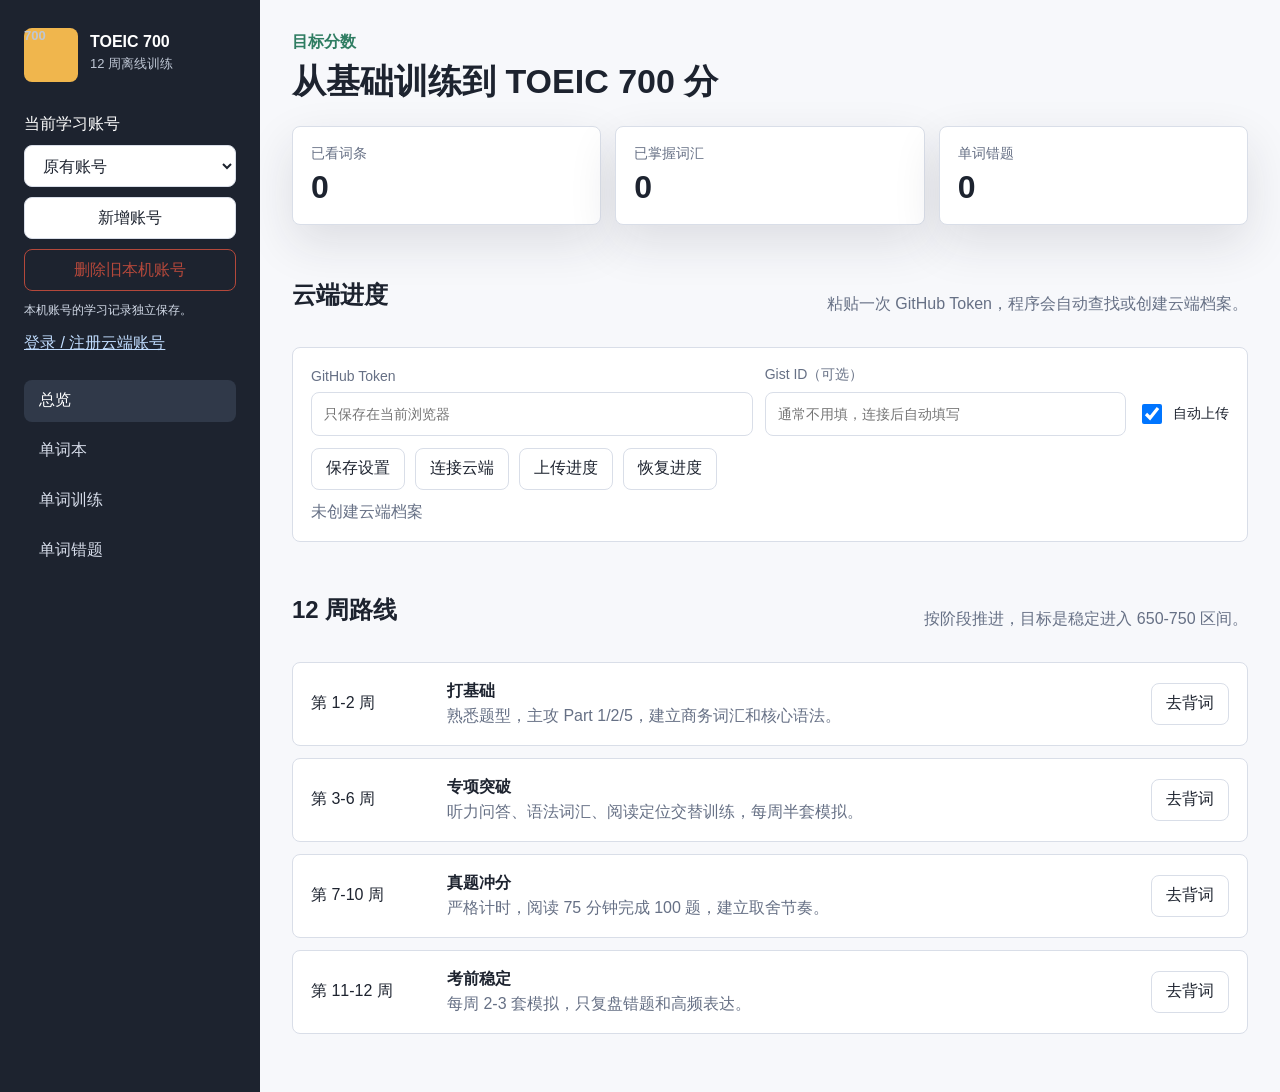
<file: index.html>
<!doctype html>
<html lang="zh-CN">
  <head>
    <meta charset="utf-8" />
    <meta name="viewport" content="width=device-width, initial-scale=1" />
    <title>TOEIC 700 离线训练程序</title>
    <link rel="stylesheet" href="./styles.css?v=cloud-v1" />
  </head>
  <body>
    <aside class="sidebar">
      <div class="brand">
        <span class="brand-mark">700</span>
        <div>
          <strong>TOEIC 700</strong>
          <span>12 周离线训练</span>
        </div>
      </div>
      <section class="account-panel" aria-label="学习账号">
        <label for="account-select">当前学习账号</label>
        <select id="account-select" aria-label="切换账号"></select>
        <button id="add-account" type="button">新增账号</button>
        <button id="delete-local-accounts" type="button" class="danger-button">删除旧本机账号</button>
        <p>本机账号的学习记录独立保存。</p>
        <a id="login-cloud-account" href="./account.html">登录 / 注册云端账号</a>
        <p id="account-status" role="status"></p>
      </section>
      <nav class="tabs" aria-label="主导航">
        <button class="tab active" data-tab="dashboard">总览</button>
        <button class="tab" data-tab="wordbook">单词本</button>
        <button class="tab" data-tab="vocab">单词训练</button>
        <button class="tab" data-tab="word-mistakes">单词错题</button>
      </nav>
    </aside>

    <main class="app">
      <section class="panel active" id="dashboard">
        <header class="page-head">
          <div>
            <p class="eyebrow">目标分数</p>
            <h1>从基础训练到 TOEIC 700 分</h1>
          </div>
        </header>

        <div class="metrics">
          <article>
            <span>已看词条</span>
            <strong id="seen-count">0</strong>
          </article>
          <article>
            <span>已掌握词汇</span>
            <strong id="known-count">0</strong>
          </article>
          <article>
            <span>单词错题</span>
            <strong id="word-mistake-dashboard-count">0</strong>
          </article>
        </div>

        <section class="band" id="cloud-account-tools" hidden>
          <div class="section-title"><h2>账号自动同步</h2><p id="auto-sync-status" role="status">正在连接云端…</p></div>
          <div class="cloud-actions"><button id="sync-now" type="button">立即同步</button><button id="cloud-signout" type="button">退出云端账号</button></div>
          <details><summary>导入这台设备的旧学习记录</summary>
            <p>选择本机账号，将它的学习进度合并到当前云端账号。原记录会保留。</p>
            <select id="import-local-account" aria-label="要导入的本机账号"></select>
            <button id="import-local-progress" type="button">导入学习记录</button>
          </details>
        </section>
        <section class="band cloud-sync">
          <div class="section-title">
            <h2>云端进度</h2>
            <p>粘贴一次 GitHub Token，程序会自动查找或创建云端档案。</p>
          </div>
          <div class="cloud-sync-card">
            <label>
              GitHub Token
              <input id="cloud-token" type="password" autocomplete="off" placeholder="只保存在当前浏览器" />
            </label>
            <label>
              Gist ID（可选）
              <input id="cloud-gist-id" type="text" autocomplete="off" placeholder="通常不用填，连接后自动填写" />
            </label>
            <label class="check-row">
              <input id="cloud-auto" type="checkbox" />
              自动上传
            </label>
            <div class="cloud-actions">
              <button id="save-cloud-sync" type="button">保存设置</button>
              <button id="create-cloud-save" type="button">连接云端</button>
              <button id="upload-cloud-save" type="button">上传进度</button>
              <button id="download-cloud-save" type="button">恢复进度</button>
            </div>
            <p class="cloud-status" id="cloud-status">未连接云端</p>
          </div>
        </section>

        <section class="band">
          <div class="section-title">
            <h2>12 周路线</h2>
            <p>按阶段推进，目标是稳定进入 650-750 区间。</p>
          </div>
          <div class="timeline" id="timeline"></div>
        </section>
      </section>

      <section class="panel" id="wordbook">
        <header class="page-head">
          <div>
            <p class="eyebrow">词汇浏览</p>
            <h1>单词本</h1>
          </div>
          <div class="actions">
            <input id="wordbook-search" class="wordbook-search" type="search" aria-label="单词检索" placeholder="检索单词/中文/例句">
            <select id="wordbook-filter" aria-label="单词本分类">
              <option value="all">全部</option>
              <option value="apparel">服装·泳衣制造</option>
              <option value="word">只看单词</option>
              <option value="phrase">只看短语</option>
              <option value="grammar">固定搭配</option>
              <option value="office">办公室</option>
              <option value="meeting">会议</option>
              <option value="finance">财务</option>
              <option value="travel">差旅</option>
              <option value="hiring">招聘</option>
              <option value="logistics">物流</option>
              <option value="photo">照片词库</option>
            </select>
            <button id="prev-wordbook">上一条</button>
            <button id="refresh-wordbook">下一条</button>
            <button id="speak-wordbook">朗读</button>
            <button id="return-wordbook-last">回到上次</button>
          </div>
        </header>
        <div class="wordbook-summary">
          <strong id="wordbook-count">0</strong>
          <span>条词汇和短语</span>
        </div>
        <div class="flashcard wordbook-card" id="wordbook-card">
          <span id="wordbook-tag">Business</span>
          <p class="wordbook-sequence" id="wordbook-sequence">序号 1 / 1</p>
          <p class="word-mode-label" id="wordbook-kind">单词</p>
          <h2 id="wordbook-word">invoice</h2>
          <p class="wordbook-pos" id="wordbook-pos">词性：名词</p>
          <p id="wordbook-meaning">发票</p>
          <blockquote id="wordbook-example">Please send the invoice by Friday.</blockquote>
          <p class="token-translation" id="wordbook-token-translation">点击例句中的单词查看翻译</p>
          <p class="translation" id="wordbook-translation">请在周五前发送发票。</p>
          <div class="word-meta">
            <strong id="wordbook-phrase">send an invoice</strong>
            <span id="wordbook-note">TOEIC 常见搭配。</span>
          </div>
        </div>
      </section>

      <section class="panel" id="vocab">
        <header class="page-head">
          <div>
            <p class="eyebrow">高频商务词</p>
            <h1>单词训练</h1>
          </div>
          <div class="actions">
            <select id="vocab-filter" aria-label="词汇分类">
              <option value="all">全部场景</option>
              <option value="apparel">服装·泳衣制造</option>
              <option value="highfreq">1000+ 高频词库</option>
              <option value="office">办公室</option>
              <option value="meeting">会议</option>
              <option value="finance">财务</option>
              <option value="travel">差旅</option>
              <option value="hiring">招聘</option>
              <option value="logistics">物流</option>
              <option value="grammar">固定搭配</option>
              <option value="photo">照片词库</option>
              <option value="wordMistakes">不熟词复习</option>
              <option value="gold">我的金フレ词库</option>
            </select>
            <select id="word-training-mode" aria-label="训练模式">
              <option value="enToCn">英文选中文</option>
              <option value="cnToEn">中文选英文</option>
            </select>
            <select id="word-training-kind" aria-label="训练对象">
              <option value="allKinds">全部</option>
              <option value="word">单词</option>
              <option value="phrase">短语</option>
              <option value="grammar">固定搭配</option>
            </select>
            <button id="random-vocab">打乱题序</button>
            <button id="speak-vocab">朗读</button>
          </div>
        </header>
        <div class="flashcard training-card" id="flashcard">
          <div class="training-content">
            <span id="vocab-tag">Business</span>
            <p class="vocab-sequence" id="vocab-sequence">题号 1 / 1</p>
            <p class="word-mode-label" id="word-question-type">英文选中文</p>
            <h2 id="vocab-word">invoice</h2>
            <p id="vocab-meaning">选择正确答案</p>
            <div class="word-choice-grid" id="word-options"></div>
            <div class="feedback" id="word-feedback"></div>
          </div>
          <button class="training-next-zone" id="training-next-zone" aria-label="下一题">下一题</button>
        </div>
        <div class="word-stats">
          <article>
            <span>当前词库</span>
            <strong id="current-word-count">0</strong>
          </article>
          <article>
            <span>已掌握</span>
            <strong id="word-known-count">0</strong>
          </article>
          <article>
            <span>不熟单词</span>
            <strong id="word-unknown-count">0</strong>
          </article>
        </div>
      </section>

      <section class="panel" id="word-mistakes">
        <header class="page-head">
          <div>
            <p class="eyebrow">单词复盘</p>
            <h1>单词错题本</h1>
          </div>
          <div class="actions">
            <button id="practice-word-mistakes">只练不熟词</button>
            <button id="clear-word-mistakes">清空单词错题</button>
          </div>
        </header>
        <div class="mistakes" id="word-mistake-list"></div>
      </section>
    </main>

    <script src="./supabase-config.js?v=cloud-v1"></script>
    <script src="./supabase-client-vendor.js?v=2.102.0"></script>
    <script src="./cloud-client.js?v=cloud-v1"></script>
    <script src="./cloud-sync-core.js?v=cloud-v1"></script>
    <script src="./accounts.js?v=cloud-v1"></script>
    <script src="./apparel-vocab.js?v=cloud-v3"></script>
    <script src="./app.js?v=cloud-v3"></script>
    <script src="./cloud-session.js?v=cloud-v1"></script>
  </body>
</html>
</file>
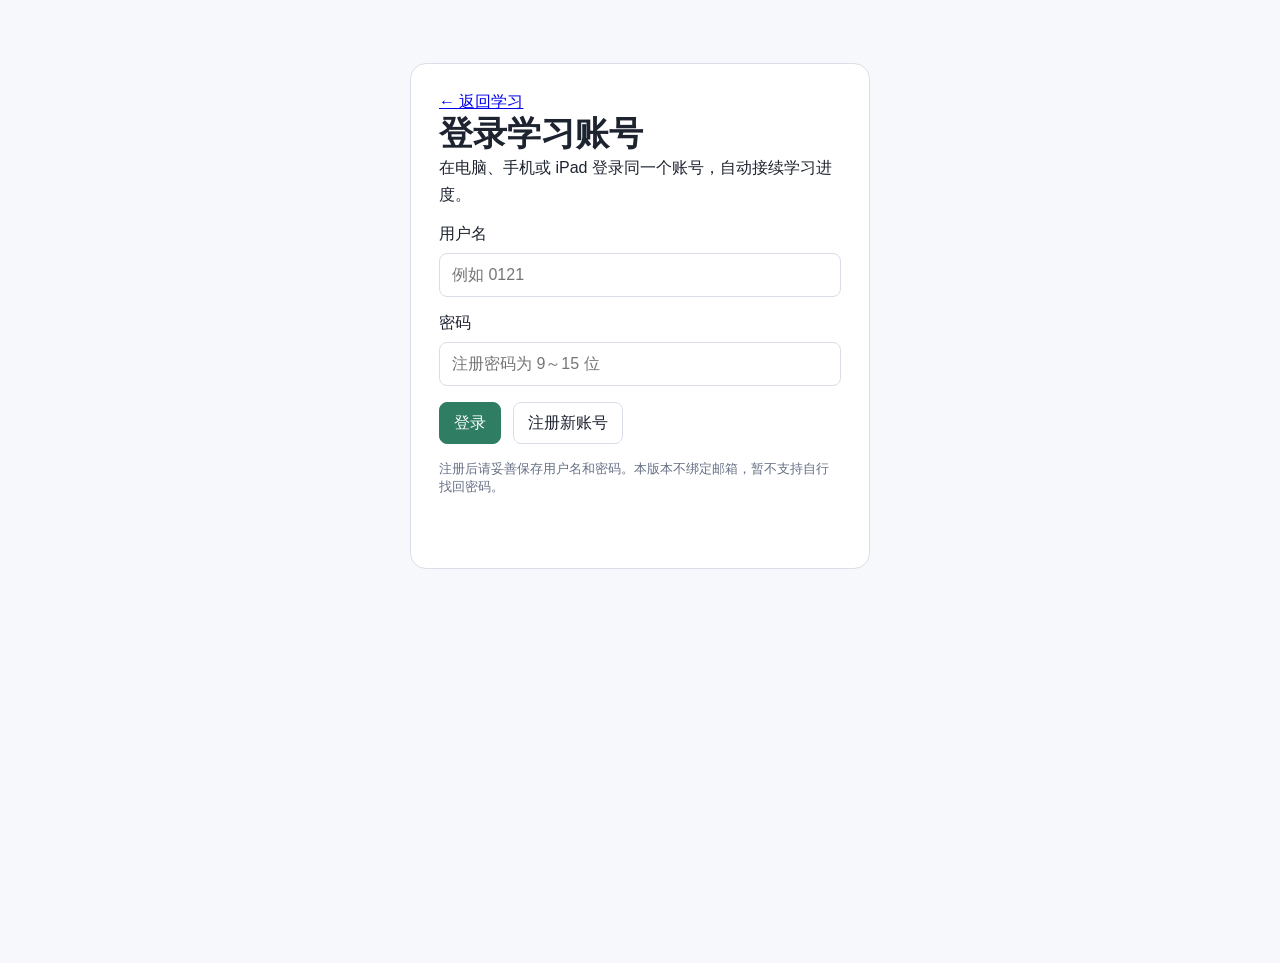
<file: account.html>
<!doctype html>
<html lang="zh-CN">
<head><meta charset="utf-8"><meta name="viewport" content="width=device-width, initial-scale=1">
<title>学习账号 · TOEIC 700</title><link rel="stylesheet" href="./styles.css?v=cloud-v1">
<style>body{display:block}.auth-card{max-width:460px;margin:7vh auto;padding:28px;background:white;border:1px solid var(--line);border-radius:16px}.auth-card form{display:grid;gap:16px}.auth-card label{display:grid;gap:8px}.auth-card input{padding:12px;border:1px solid var(--line);border-radius:8px;min-width:0}.auth-card p{line-height:1.7}.auth-actions{display:flex;gap:12px;flex-wrap:wrap}.auth-card small{color:var(--muted)}#auth-status{min-height:28px}@media(max-width:500px){.auth-card{margin:20px 12px}}</style>
</head><body><main class="auth-card">
<a href="./">← 返回学习</a><h1>登录学习账号</h1>
<p>在电脑、手机或 iPad 登录同一个账号，自动接续学习进度。</p>
<form id="auth-form">
<label>用户名<input id="username" autocomplete="username" required minlength="3" maxlength="32" pattern="[A-Za-z0-9_\-]{3,32}" placeholder="例如 0121"></label>
<label>密码<input id="password" type="password" autocomplete="current-password" required placeholder="注册密码为 9～15 位"></label>
<div class="auth-actions"><button class="primary" type="submit">登录</button><button id="register" type="button">注册新账号</button></div>
<small>注册后请妥善保存用户名和密码。本版本不绑定邮箱，暂不支持自行找回密码。</small>
</form><p id="auth-status" role="status" aria-live="polite"></p>
</main>
<script src="./supabase-config.js?v=cloud-v1"></script>
<script src="./supabase-client-vendor.js?v=2.102.0"></script>
<script src="./cloud-client.js?v=cloud-v1"></script>
<script src="./auth-page.js?v=password-9-15"></script>
</body></html>
</file>
<file: styles.css>
:root {
  color-scheme: light;
  --ink: #1d232f;
  --muted: #667085;
  --line: #d9dee8;
  --paper: #f7f8fb;
  --panel: #ffffff;
  --green: #2f7d62;
  --blue: #315f9f;
  --red: #b4483b;
  --yellow: #f0b64d;
  --shadow: 0 18px 48px rgba(29, 35, 47, 0.12);
}

* {
  box-sizing: border-box;
}

body {
  margin: 0;
  min-height: 100vh;
  display: grid;
  grid-template-columns: 260px 1fr;
  color: var(--ink);
  background: var(--paper);
  font-family: "Segoe UI", "Microsoft YaHei", Arial, sans-serif;
}

button,
input,
select {
  font: inherit;
}

button,
select {
  min-height: 42px;
  border: 1px solid var(--line);
  border-radius: 8px;
  background: #fff;
  color: var(--ink);
  padding: 0 14px;
  cursor: pointer;
}

button:hover,
select:hover {
  border-color: var(--blue);
}

.primary {
  border-color: var(--green);
  background: var(--green);
  color: #fff;
}

.sidebar {
  min-height: 100vh;
  padding: 24px;
  background: #1d232f;
  color: #fff;
}

.brand {
  display: flex;
  align-items: center;
  gap: 12px;
  margin-bottom: 32px;
}

.brand-mark {
  display: grid;
  place-items: center;
  width: 54px;
  height: 54px;
  border-radius: 8px;
  background: var(--yellow);
  color: #1d232f;
  font-weight: 800;
}

.brand strong,
.brand span {
  display: block;
}

.brand span {
  color: #bfc7d5;
  font-size: 13px;
  margin-top: 4px;
}

.tabs {
  display: grid;
  gap: 8px;
}

.tab {
  width: 100%;
  justify-content: flex-start;
  text-align: left;
  border-color: transparent;
  background: transparent;
  color: #d7ddea;
}

.tab.active,
.tab:hover {
  background: #303949;
  color: #fff;
}

.app {
  padding: 32px;
  overflow: auto;
}

.panel {
  display: none;
}

.panel.active {
  display: block;
}

.page-head {
  display: flex;
  align-items: flex-start;
  justify-content: space-between;
  gap: 20px;
  margin-bottom: 24px;
}

.eyebrow {
  margin: 0 0 8px;
  color: var(--green);
  font-weight: 700;
  letter-spacing: 0;
}

h1,
h2,
p {
  margin-top: 0;
}

h1 {
  margin-bottom: 0;
  font-size: 34px;
  line-height: 1.2;
}

.score-card,
.metrics article,
.flashcard,
.quiz,
.timer,
.score-form,
.history,
.mistakes {
  background: var(--panel);
  border: 1px solid var(--line);
  border-radius: 8px;
  box-shadow: var(--shadow);
}

.score-card {
  min-width: 170px;
  padding: 18px;
}

.score-card span,
.metrics span,
.timer span {
  display: block;
  color: var(--muted);
  font-size: 14px;
}

.score-card strong,
.metrics strong,
.timer strong {
  display: block;
  margin-top: 6px;
  font-size: 32px;
}

.metrics {
  display: grid;
  grid-template-columns: repeat(auto-fit, minmax(150px, 1fr));
  gap: 14px;
  margin-bottom: 28px;
}

.word-stats {
  display: grid;
  grid-template-columns: repeat(3, minmax(150px, 1fr));
  gap: 14px;
  margin-top: 16px;
}

.word-stats article {
  padding: 16px;
  border: 1px solid var(--line);
  border-radius: 8px;
  background: #fff;
}

.word-stats span {
  display: block;
  color: var(--muted);
  font-size: 14px;
}

.word-stats strong {
  display: block;
  margin-top: 6px;
  font-size: 28px;
}

.wordbook-summary {
  display: flex;
  align-items: baseline;
  gap: 8px;
  margin-bottom: 14px;
  color: var(--muted);
}

.wordbook-summary strong {
  color: var(--ink);
  font-size: 30px;
}

.wordbook-card {
  min-height: 420px;
  position: relative;
  cursor: default;
}

.wordbook-sequence {
  position: absolute;
  top: 28px;
  right: 32px;
  margin: 0;
  padding: 6px 10px;
  border: 1px solid #d8e6e0;
  border-radius: 999px;
  background: #f1f7f4;
  color: var(--green);
  font-size: 14px;
  font-weight: 700;
  pointer-events: none;
}

.wordbook-card::after {
  content: "";
  position: absolute;
  top: 0;
  right: 0;
  width: 50%;
  height: 100%;
  border-radius: 0 8px 8px 0;
  pointer-events: none;
}

.wordbook-card:hover::after {
  background: rgba(49, 95, 159, 0.035);
}

.training-card {
  display: grid;
  grid-template-columns: minmax(0, 4fr) minmax(120px, 1fr);
  gap: 20px;
  align-content: stretch;
}

.training-content {
  display: grid;
  align-content: center;
  gap: 16px;
  min-width: 0;
}

.vocab-sequence {
  width: max-content;
  margin: -8px 0 0;
  padding: 6px 10px;
  border: 1px solid #d8e6e0;
  border-radius: 999px;
  background: #f1f7f4;
  color: var(--green);
  font-size: 14px;
  font-weight: 700;
}

.training-next-zone {
  width: 100%;
  min-height: 100%;
  border: 1px solid #b9d4c8;
  border-radius: 8px;
  background: #e5f0ec;
  color: var(--green);
  font-weight: 800;
  font-size: 20px;
}

.training-next-zone:hover {
  background: #d7e9e1;
  border-color: var(--green);
}

.metrics article {
  padding: 18px;
}

.band {
  padding: 26px 0;
}

.section-title {
  display: flex;
  align-items: end;
  justify-content: space-between;
  gap: 20px;
  margin-bottom: 16px;
}

.section-title p {
  color: var(--muted);
}

.cloud-sync-card {
  display: grid;
  grid-template-columns: minmax(220px, 1.1fr) minmax(180px, 0.9fr) auto;
  gap: 12px;
  align-items: end;
  padding: 18px;
  border: 1px solid var(--line);
  border-radius: 8px;
  background: #fff;
}

.cloud-sync-card label {
  display: grid;
  gap: 8px;
  color: var(--muted);
  font-size: 14px;
}

.cloud-sync-card .check-row {
  display: flex;
  align-items: center;
  gap: 8px;
  min-height: 44px;
  color: var(--ink);
}

.cloud-sync-card .check-row input {
  width: 20px;
  height: 20px;
  min-height: 20px;
}

.cloud-actions {
  grid-column: 1 / -1;
  display: flex;
  flex-wrap: wrap;
  gap: 10px;
}

.cloud-status {
  grid-column: 1 / -1;
  margin: 0;
  color: var(--muted);
}

.cloud-status.error {
  color: var(--red);
}

.cloud-status.ok {
  color: var(--green);
}

.timeline,
.task-list {
  display: grid;
  gap: 12px;
}

.phase,
.task {
  display: grid;
  grid-template-columns: 120px 1fr auto;
  gap: 16px;
  align-items: center;
  padding: 18px;
  border: 1px solid var(--line);
  border-radius: 8px;
  background: #fff;
}

.phase strong,
.task strong {
  display: block;
  margin-bottom: 4px;
}

.phase p,
.task p {
  margin: 0;
  color: var(--muted);
}

.task input {
  width: 22px;
  height: 22px;
}

.actions {
  display: flex;
  gap: 10px;
  flex-wrap: wrap;
}

.wordbook-search {
  min-height: 42px;
  width: min(280px, 100%);
  border: 1px solid var(--line);
  border-radius: 8px;
  background: #fff;
  color: var(--ink);
  padding: 0 14px;
}

.wordbook-search:focus {
  outline: 2px solid rgba(49, 95, 159, 0.18);
  border-color: var(--blue);
}

.flashcard {
  min-height: 360px;
  display: grid;
  align-content: center;
  gap: 16px;
  padding: 42px;
}

.flashcard > span,
.training-content > span {
  width: max-content;
  padding: 6px 10px;
  border-radius: 999px;
  background: #e5f0ec;
  color: var(--green);
  font-weight: 700;
}

.flashcard h2 {
  margin: 0;
  font-size: 60px;
}

.flashcard p {
  font-size: 26px;
}

.flashcard .vocab-sequence {
  font-size: 14px;
}

blockquote {
  margin: 0;
  padding-left: 18px;
  border-left: 4px solid var(--yellow);
  color: var(--muted);
  font-size: 20px;
}

.grammar-pair-row,
.grammar-pair-example,
.grammar-pair-translation {
  display: block;
  width: auto;
  padding: 0;
  border-radius: 0;
  background: transparent;
  color: inherit;
  margin-bottom: 12px;
  line-height: 1.45;
}

.grammar-pair-section-title {
  display: block;
  width: auto;
  padding: 0;
  border-radius: 0;
  background: transparent;
  color: var(--blue);
  font-size: 16px;
  font-weight: 700;
  margin-bottom: 8px;
}

.grammar-pair-row strong,
.grammar-pair-example strong,
.grammar-pair-translation strong {
  color: var(--blue);
  font-size: 17px;
}

.grammar-pair-row {
  font-size: 20px;
}

.grammar-pair-row strong {
  margin-right: 10px;
}

.grammar-pair-meaning {
  display: inline;
  color: var(--ink);
  font-size: inherit;
}

.grammar-pair-example {
  color: var(--muted);
  font-size: 20px;
}

.grammar-pair-translation {
  color: var(--ink);
  font-size: 20px;
}

.grammar-pair-row:last-child,
.grammar-pair-example:last-child,
.grammar-pair-translation:last-child {
  margin-bottom: 0;
}

.example-token {
  display: inline;
  width: auto;
  border: 0;
  min-height: auto;
  padding: 2px 3px;
  border-radius: 4px;
  background: transparent;
  color: inherit;
  font: inherit;
  line-height: 1.6;
  text-align: inherit;
  vertical-align: baseline;
}

.example-token:hover {
  background: #eef2f7;
  color: var(--blue);
}

.token-translation {
  margin: -6px 0 0;
  color: var(--blue);
  font-size: 16px;
  font-weight: 700;
}

.translation {
  margin: -8px 0 0;
  color: var(--ink);
  font-size: 18px;
}

.word-meta {
  display: grid;
  gap: 6px;
  padding-top: 10px;
  border-top: 1px solid var(--line);
}

.word-meta strong {
  color: var(--blue);
}

.word-meta span {
  color: var(--muted);
}

.word-mode-label {
  margin: 0;
  color: var(--green);
  font-size: 16px;
  font-weight: 700;
}

.wordbook-pos {
  width: max-content;
  margin: -8px 0 0;
  padding: 6px 10px;
  border: 1px solid #cfe2db;
  border-radius: 999px;
  background: #f1f7f4;
  color: var(--green);
  font-size: 16px;
  font-weight: 700;
}

.word-choice-grid {
  display: grid;
  grid-template-columns: repeat(2, minmax(180px, 1fr));
  gap: 10px;
}

.word-option {
  min-height: 58px;
  text-align: left;
  white-space: normal;
  line-height: 1.4;
}

.word-option.correct {
  border-color: var(--green);
  background: #e5f0ec;
}

.word-option.wrong {
  border-color: var(--red);
  background: #fae9e6;
}

textarea {
  width: 100%;
  min-height: 140px;
  resize: vertical;
  border: 1px solid var(--line);
  border-radius: 8px;
  padding: 12px;
  font: inherit;
  line-height: 1.5;
}

.quiz {
  padding: 28px;
}

.quiz-top {
  display: flex;
  justify-content: space-between;
  gap: 12px;
  align-items: center;
  margin-bottom: 18px;
}

.passage {
  color: var(--muted);
  line-height: 1.7;
  white-space: pre-wrap;
}

.options {
  display: grid;
  gap: 10px;
  margin: 20px 0;
}

.option {
  text-align: left;
  min-height: 50px;
}

.option.correct {
  border-color: var(--green);
  background: #e5f0ec;
}

.option.wrong {
  border-color: var(--red);
  background: #fae9e6;
}

.feedback {
  min-height: 48px;
  color: var(--muted);
}

.mock-grid {
  display: grid;
  grid-template-columns: 280px 1fr;
  gap: 16px;
}

.timer {
  display: grid;
  place-items: center;
  min-height: 210px;
}

.timer strong {
  font-size: 56px;
}

.score-form {
  display: grid;
  gap: 14px;
  padding: 22px;
}

.score-form label {
  display: grid;
  gap: 8px;
  color: var(--muted);
}

input {
  min-height: 44px;
  border: 1px solid var(--line);
  border-radius: 8px;
  padding: 0 12px;
}

.history,
.mistakes {
  margin-top: 16px;
  padding: 18px;
}

.history-row,
.mistake-row {
  display: grid;
  gap: 6px;
  padding: 14px 0;
  border-bottom: 1px solid var(--line);
}

.history-row:last-child,
.mistake-row:last-child {
  border-bottom: 0;
}

.empty {
  color: var(--muted);
}

@media (max-width: 860px) {
  body {
    grid-template-columns: 1fr;
  }

  .sidebar {
    min-height: auto;
    padding: 16px;
  }

  .tabs {
    grid-template-columns: repeat(3, 1fr);
  }

  .app {
    padding: 20px;
  }

  .page-head,
  .section-title {
    display: grid;
  }

  .metrics,
  .word-stats,
  .word-choice-grid,
  .mock-grid,
  .cloud-sync-card {
    grid-template-columns: 1fr;
  }

  .training-card {
    grid-template-columns: 1fr;
  }

  .training-next-zone {
    min-height: 64px;
  }

  .phase,
  .task {
    grid-template-columns: 1fr auto;
  }

  .phase > span {
    grid-column: 1 / -1;
  }

  .flashcard h2 {
    font-size: 42px;
  }
}

.account-panel { display: grid; gap: 10px; margin: 24px 0; }
.account-panel select, .account-panel button { width: 100%; min-width: 0; }
.account-panel p { margin: 0; font-size: 12px; color: #d2dae8; line-height: 1.6; }
.account-panel #account-status:empty { display: none; }
.account-panel .danger-button { border-color: var(--red); color: var(--red); background: transparent; }
[hidden] { display: none !important; }
.account-panel a { color: #c1ddff; line-height: 1.6; }
#cloud-account-tools details { margin-top: 20px; }
#cloud-account-tools summary { cursor: pointer; }
</file>
